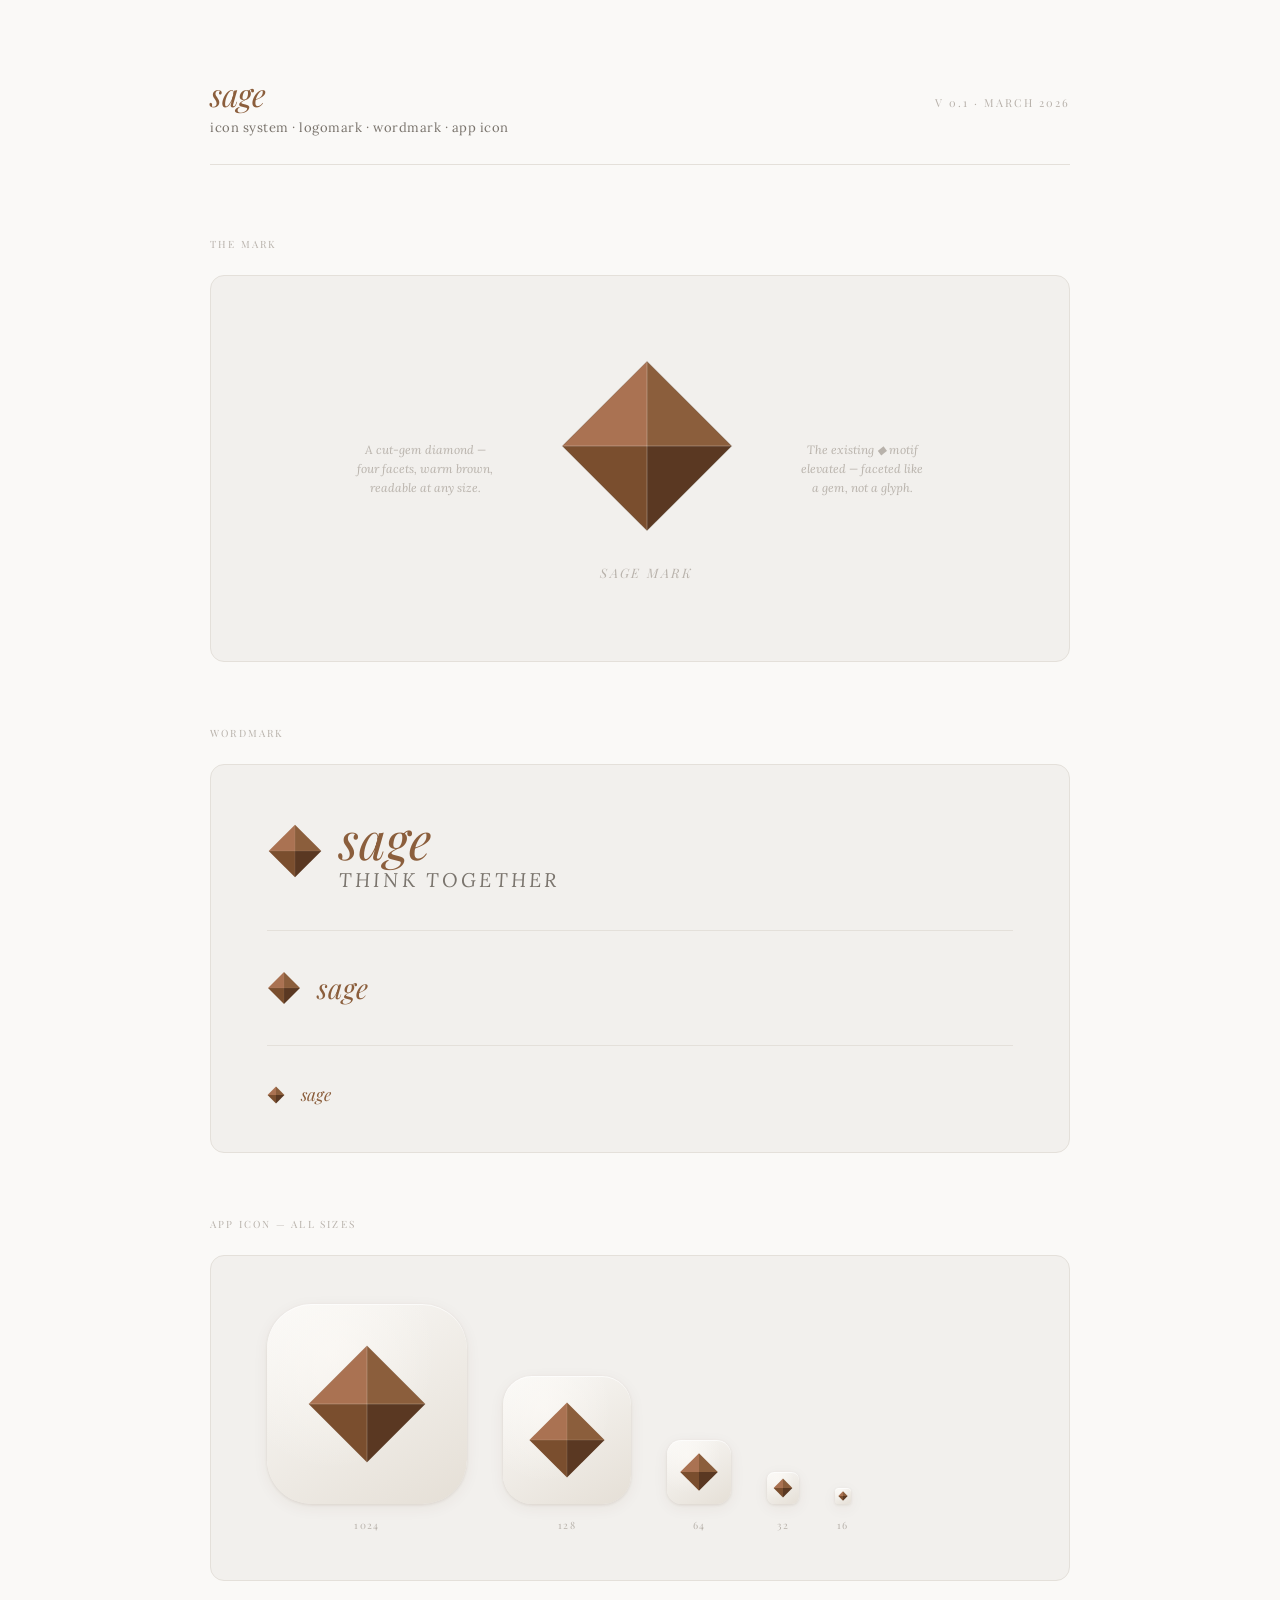
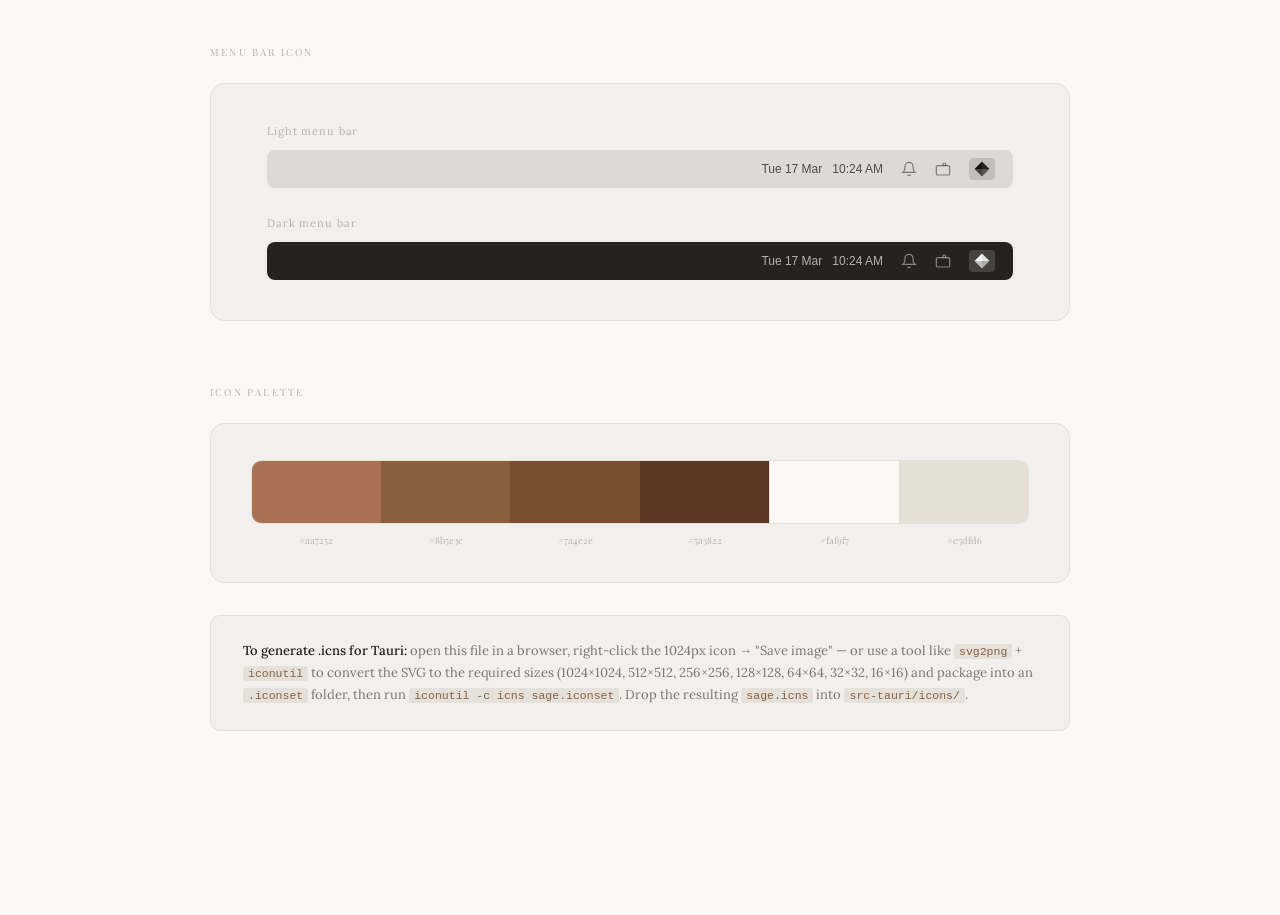
<file: design/icon-system.html>
<!DOCTYPE html>
<html lang="en">
<head>
  <meta charset="UTF-8">
  <meta name="viewport" content="width=device-width, initial-scale=1.0">
  <title>sage — icon system</title>
  <link href="https://fonts.googleapis.com/css2?family=Playfair+Display:ital,wght@0,400;0,600;1,400;1,600&family=Lora:ital,wght@0,400;0,500;1,400&display=swap" rel="stylesheet">
  <style>
    *, *::before, *::after { box-sizing: border-box; margin: 0; padding: 0; }

    :root {
      --bg: #faf9f7;
      --surface: #f2f0ed;
      --border: #e4e0da;
      --border-dark: #ccc8c1;
      --text: #1c1a18;
      --text-muted: #7a746d;
      --text-faint: #b8b2ab;
      --accent: #8b5e3c;
      --display: 'Playfair Display', Georgia, serif;
      --serif: 'Lora', Georgia, serif;
    }

    body {
      background: var(--bg);
      color: var(--text);
      font-family: var(--serif);
      min-height: 100vh;
      padding: 72px 48px 120px;
    }

    /* ── Page header ── */
    .page-header {
      max-width: 860px;
      margin: 0 auto 72px;
      display: flex;
      align-items: baseline;
      justify-content: space-between;
      padding-bottom: 28px;
      border-bottom: 1px solid var(--border);
    }

    .page-header-left h1 {
      font-family: var(--display);
      font-style: italic;
      font-weight: 400;
      font-size: 32px;
      color: var(--accent);
      letter-spacing: -0.01em;
    }

    .page-header-left p {
      margin-top: 4px;
      font-size: 13px;
      color: var(--text-muted);
      letter-spacing: 0.04em;
    }

    .page-header-right {
      font-family: var(--display);
      font-size: 11px;
      letter-spacing: 0.18em;
      text-transform: uppercase;
      color: var(--text-faint);
    }

    /* ── Section ── */
    section {
      max-width: 860px;
      margin: 0 auto 64px;
    }

    .section-label {
      font-family: var(--display);
      font-size: 10px;
      letter-spacing: 0.22em;
      text-transform: uppercase;
      color: var(--text-faint);
      margin-bottom: 24px;
    }

    /* ── Card ── */
    .card {
      background: var(--surface);
      border: 1px solid var(--border);
      border-radius: 14px;
      overflow: hidden;
    }

    /* ── Mark showcase ── */
    .mark-showcase {
      display: flex;
      align-items: center;
      justify-content: center;
      padding: 80px 60px;
      gap: 64px;
    }

    .mark-center {
      display: flex;
      flex-direction: column;
      align-items: center;
      gap: 24px;
    }

    .mark-name {
      font-family: var(--display);
      font-style: italic;
      font-size: 13px;
      letter-spacing: 0.18em;
      text-transform: uppercase;
      color: var(--text-faint);
    }

    .mark-annotation {
      font-size: 12px;
      color: var(--text-faint);
      font-style: italic;
      text-align: center;
      max-width: 180px;
      line-height: 1.6;
    }

    /* ── Wordmark ── */
    .wordmark-section {
      padding: 48px 56px;
      display: flex;
      flex-direction: column;
      gap: 40px;
    }

    .wm-row {
      display: flex;
      align-items: center;
      gap: 16px;
    }

    .wm-text {
      font-family: var(--display);
      color: var(--accent);
      line-height: 1;
    }

    .wm-tagline {
      display: block;
      font-family: var(--serif);
      font-size: 0.38em;
      letter-spacing: 0.16em;
      text-transform: uppercase;
      color: var(--text-muted);
      margin-top: 5px;
    }

    .wm-divider {
      height: 1px;
      background: var(--border);
    }

    /* ── App icon sizes ── */
    .sizes-row {
      padding: 48px 56px;
      display: flex;
      align-items: flex-end;
      gap: 36px;
      flex-wrap: wrap;
    }

    .size-item {
      display: flex;
      flex-direction: column;
      align-items: center;
      gap: 14px;
    }

    .size-label {
      font-family: var(--display);
      font-size: 10px;
      letter-spacing: 0.14em;
      color: var(--text-faint);
      text-transform: uppercase;
    }

    .app-icon {
      border-radius: 22.37%;
      overflow: hidden;
      flex-shrink: 0;
      display: flex;
      align-items: center;
      justify-content: center;
      background:
        radial-gradient(ellipse at 32% 24%, rgba(255,252,248,0.55) 0%, transparent 55%),
        linear-gradient(148deg, #faf9f7 0%, #e5dfd6 100%);
      box-shadow:
        0 1px 3px rgba(80,50,20,0.10),
        0 4px 16px rgba(80,50,20,0.06),
        inset 0 1px 0 rgba(255,255,255,0.7);
    }

    /* ── Menu bar ── */
    .menubar-section {
      padding: 40px 56px;
      display: flex;
      flex-direction: column;
      gap: 20px;
    }

    .menubar-label {
      font-size: 11px;
      color: var(--text-faint);
      letter-spacing: 0.08em;
      margin-bottom: -8px;
    }

    .fake-menubar {
      display: flex;
      align-items: center;
      justify-content: flex-end;
      gap: 18px;
      padding: 0 18px;
      height: 38px;
      border-radius: 8px;
    }

    .fake-menubar.light { background: #ddd9d4; }
    .fake-menubar.dark  { background: #252320; }

    .mb-clock {
      font-family: -apple-system, sans-serif;
      font-size: 12px;
    }
    .fake-menubar.light .mb-clock { color: rgba(0,0,0,0.65); }
    .fake-menubar.dark  .mb-clock { color: rgba(255,255,255,0.65); }

    .mb-icon-wrap {
      display: flex;
      align-items: center;
      justify-content: center;
      padding: 3px 5px;
      border-radius: 4px;
    }
    .fake-menubar.light .mb-icon-wrap.active { background: rgba(0,0,0,0.12); }
    .fake-menubar.dark  .mb-icon-wrap.active { background: rgba(255,255,255,0.15); }

    /* ── Palette ── */
    .palette-row {
      display: flex;
      border-radius: 10px;
      overflow: hidden;
      height: 64px;
    }

    .swatch {
      flex: 1;
      position: relative;
    }

    .swatch-label {
      position: absolute;
      bottom: 8px;
      left: 50%;
      transform: translateX(-50%);
      font-family: var(--display);
      font-size: 9px;
      letter-spacing: 0.06em;
      white-space: nowrap;
    }

    /* ── Export note ── */
    .export-note {
      margin-top: 32px;
      padding: 24px 32px;
      background: var(--surface);
      border: 1px solid var(--border);
      border-radius: 10px;
      font-size: 13px;
      color: var(--text-muted);
      line-height: 1.7;
    }

    .export-note strong {
      color: var(--text);
      font-weight: 500;
    }

    .export-note code {
      font-family: 'JetBrains Mono', 'Menlo', monospace;
      font-size: 11.5px;
      background: var(--border);
      padding: 1px 5px;
      border-radius: 3px;
      color: var(--accent);
    }

    /* Animation */
    @keyframes breathe {
      0%, 100% { transform: scale(1); filter: drop-shadow(0 8px 24px rgba(139,94,60,0.18)); }
      50%       { transform: scale(1.025); filter: drop-shadow(0 12px 32px rgba(139,94,60,0.28)); }
    }

    .breathing {
      animation: breathe 4s ease-in-out infinite;
    }
  </style>
</head>
<body>

  <header class="page-header">
    <div class="page-header-left">
      <h1>sage</h1>
      <p>icon system · logomark · wordmark · app icon</p>
    </div>
    <div class="page-header-right">v 0.1 · march 2026</div>
  </header>

  <!-- ── 1. The Mark ───────────────────────────────────────────── -->
  <section>
    <div class="section-label">The Mark</div>
    <div class="card">
      <div class="mark-showcase">

        <div class="mark-annotation">
          A cut-gem diamond —<br>
          four facets, warm brown,<br>
          readable at any size.
        </div>

        <div class="mark-center">
          <div class="breathing">
            <svg width="180" height="180" viewBox="0 0 100 100" xmlns="http://www.w3.org/2000/svg">
              <!-- 4-facet gem: each quadrant a distinct tone -->
              <path d="M 50,3  L 3,50  L 50,50 Z" fill="#aa7252"/><!-- top-left: highlight -->
              <path d="M 50,3  L 97,50 L 50,50 Z" fill="#8b5e3c"/><!-- top-right: main -->
              <path d="M 97,50 L 50,97 L 50,50 Z" fill="#5a3822"/><!-- bottom-right: shadow -->
              <path d="M 50,97 L 3,50  L 50,50 Z" fill="#7a4e2e"/><!-- bottom-left: mid -->
              <!-- Facet lines (very subtle) -->
              <line x1="50" y1="3"  x2="50" y2="97" stroke="#faf9f7" stroke-width="0.55" stroke-opacity="0.28"/>
              <line x1="3"  y1="50" x2="97" y2="50" stroke="#faf9f7" stroke-width="0.55" stroke-opacity="0.28"/>
              <!-- Outer edge — tiny bit of depth -->
              <path d="M 50,3 L 97,50 L 50,97 L 3,50 Z" fill="none" stroke="#3b2110" stroke-width="0.6" stroke-opacity="0.18"/>
            </svg>
          </div>
          <span class="mark-name">sage mark</span>
        </div>

        <div class="mark-annotation">
          The existing ◆ motif<br>
          elevated — faceted like<br>
          a gem, not a glyph.
        </div>

      </div>
    </div>
  </section>

  <!-- ── 2. Wordmark ───────────────────────────────────────────── -->
  <section>
    <div class="section-label">Wordmark</div>
    <div class="card">
      <div class="wordmark-section">

        <!-- Large -->
        <div class="wm-row">
          <svg width="56" height="56" viewBox="0 0 100 100">
            <path d="M 50,3 L 3,50 L 50,50 Z"  fill="#aa7252"/>
            <path d="M 50,3 L 97,50 L 50,50 Z"  fill="#8b5e3c"/>
            <path d="M 97,50 L 50,97 L 50,50 Z" fill="#5a3822"/>
            <path d="M 50,97 L 3,50 L 50,50 Z"  fill="#7a4e2e"/>
            <line x1="50" y1="3" x2="50" y2="97" stroke="#faf9f7" stroke-width="0.6" stroke-opacity="0.25"/>
            <line x1="3" y1="50" x2="97" y2="50" stroke="#faf9f7" stroke-width="0.6" stroke-opacity="0.25"/>
          </svg>
          <div class="wm-text" style="font-size:52px; font-style:italic; font-weight:400;">
            sage
            <span class="wm-tagline">think together</span>
          </div>
        </div>

        <div class="wm-divider"></div>

        <!-- Medium -->
        <div class="wm-row">
          <svg width="34" height="34" viewBox="0 0 100 100">
            <path d="M 50,3 L 3,50 L 50,50 Z"  fill="#aa7252"/>
            <path d="M 50,3 L 97,50 L 50,50 Z"  fill="#8b5e3c"/>
            <path d="M 97,50 L 50,97 L 50,50 Z" fill="#5a3822"/>
            <path d="M 50,97 L 3,50 L 50,50 Z"  fill="#7a4e2e"/>
            <line x1="50" y1="3" x2="50" y2="97" stroke="#faf9f7" stroke-width="0.6" stroke-opacity="0.25"/>
            <line x1="3" y1="50" x2="97" y2="50" stroke="#faf9f7" stroke-width="0.6" stroke-opacity="0.25"/>
          </svg>
          <div class="wm-text" style="font-size:28px; font-style:italic; font-weight:400;">sage</div>
        </div>

        <div class="wm-divider"></div>

        <!-- Small -->
        <div class="wm-row">
          <svg width="18" height="18" viewBox="0 0 100 100">
            <path d="M 50,3 L 3,50 L 50,50 Z"  fill="#aa7252"/>
            <path d="M 50,3 L 97,50 L 50,50 Z"  fill="#8b5e3c"/>
            <path d="M 97,50 L 50,97 L 50,50 Z" fill="#5a3822"/>
            <path d="M 50,97 L 3,50 L 50,50 Z"  fill="#7a4e2e"/>
          </svg>
          <div class="wm-text" style="font-size:17px; font-style:italic; font-weight:400;">sage</div>
        </div>

      </div>
    </div>
  </section>

  <!-- ── 3. App Icon Sizes ─────────────────────────────────────── -->
  <section>
    <div class="section-label">App Icon — All Sizes</div>
    <div class="card">
      <div class="sizes-row">

        <!-- 1024 shown at 200px -->
        <div class="size-item">
          <div class="app-icon" style="width:200px;height:200px;">
            <svg width="124" height="124" viewBox="0 0 100 100">
              <path d="M 50,3 L 3,50 L 50,50 Z"  fill="#aa7252"/>
              <path d="M 50,3 L 97,50 L 50,50 Z"  fill="#8b5e3c"/>
              <path d="M 97,50 L 50,97 L 50,50 Z" fill="#5a3822"/>
              <path d="M 50,97 L 3,50 L 50,50 Z"  fill="#7a4e2e"/>
              <line x1="50" y1="3"  x2="50" y2="97" stroke="#faf9f7" stroke-width="0.6" stroke-opacity="0.3"/>
              <line x1="3"  y1="50" x2="97" y2="50" stroke="#faf9f7" stroke-width="0.6" stroke-opacity="0.3"/>
              <path d="M 50,3 L 97,50 L 50,97 L 3,50 Z" fill="none" stroke="#2e1a09" stroke-width="0.6" stroke-opacity="0.12"/>
            </svg>
          </div>
          <span class="size-label">1024</span>
        </div>

        <!-- 128 -->
        <div class="size-item">
          <div class="app-icon" style="width:128px;height:128px;">
            <svg width="80" height="80" viewBox="0 0 100 100">
              <path d="M 50,3 L 3,50 L 50,50 Z"  fill="#aa7252"/>
              <path d="M 50,3 L 97,50 L 50,50 Z"  fill="#8b5e3c"/>
              <path d="M 97,50 L 50,97 L 50,50 Z" fill="#5a3822"/>
              <path d="M 50,97 L 3,50 L 50,50 Z"  fill="#7a4e2e"/>
              <line x1="50" y1="3"  x2="50" y2="97" stroke="#faf9f7" stroke-width="0.6" stroke-opacity="0.25"/>
              <line x1="3"  y1="50" x2="97" y2="50" stroke="#faf9f7" stroke-width="0.6" stroke-opacity="0.25"/>
            </svg>
          </div>
          <span class="size-label">128</span>
        </div>

        <!-- 64 -->
        <div class="size-item">
          <div class="app-icon" style="width:64px;height:64px;">
            <svg width="40" height="40" viewBox="0 0 100 100">
              <path d="M 50,3 L 3,50 L 50,50 Z"  fill="#aa7252"/>
              <path d="M 50,3 L 97,50 L 50,50 Z"  fill="#8b5e3c"/>
              <path d="M 97,50 L 50,97 L 50,50 Z" fill="#5a3822"/>
              <path d="M 50,97 L 3,50 L 50,50 Z"  fill="#7a4e2e"/>
            </svg>
          </div>
          <span class="size-label">64</span>
        </div>

        <!-- 32 -->
        <div class="size-item">
          <div class="app-icon" style="width:32px;height:32px;">
            <svg width="20" height="20" viewBox="0 0 100 100">
              <path d="M 50,3 L 3,50 L 50,50 Z"  fill="#aa7252"/>
              <path d="M 50,3 L 97,50 L 50,50 Z"  fill="#8b5e3c"/>
              <path d="M 97,50 L 50,97 L 50,50 Z" fill="#5a3822"/>
              <path d="M 50,97 L 3,50 L 50,50 Z"  fill="#7a4e2e"/>
            </svg>
          </div>
          <span class="size-label">32</span>
        </div>

        <!-- 16 -->
        <div class="size-item">
          <div class="app-icon" style="width:16px;height:16px;">
            <svg width="10" height="10" viewBox="0 0 100 100">
              <path d="M 50,3 L 3,50 L 50,50 Z"  fill="#aa7252"/>
              <path d="M 50,3 L 97,50 L 50,50 Z"  fill="#8b5e3c"/>
              <path d="M 97,50 L 50,97 L 50,50 Z" fill="#5a3822"/>
              <path d="M 50,97 L 3,50 L 50,50 Z"  fill="#7a4e2e"/>
            </svg>
          </div>
          <span class="size-label">16</span>
        </div>

      </div>
    </div>
  </section>

  <!-- ── 4. Menu Bar ───────────────────────────────────────────── -->
  <section>
    <div class="section-label">Menu Bar Icon</div>
    <div class="card">
      <div class="menubar-section">

        <span class="menubar-label">Light menu bar</span>
        <div class="fake-menubar light">
          <span class="mb-clock">Tue 17 Mar &nbsp; 10:24 AM</span>

          <!-- Dummy icons -->
          <svg width="16" height="16" viewBox="0 0 24 24" fill="none" stroke="rgba(0,0,0,0.45)" stroke-width="1.8" stroke-linecap="round"><path d="M18 8a6 6 0 0 0-12 0c0 7-3 9-3 9h18s-3-2-3-9"/><path d="M13.73 21a2 2 0 0 1-3.46 0"/></svg>
          <svg width="16" height="16" viewBox="0 0 24 24" fill="none" stroke="rgba(0,0,0,0.45)" stroke-width="1.8" stroke-linecap="round"><rect x="2" y="7" width="20" height="14" rx="2"/><path d="M16 7V5a2 2 0 0 0-4 0v2"/></svg>

          <!-- Sage (active, black template) -->
          <div class="mb-icon-wrap active">
            <svg width="16" height="16" viewBox="0 0 100 100">
              <path d="M 50,3 L 3,50 L 50,50 Z"  fill="#000" opacity="0.9"/>
              <path d="M 50,3 L 97,50 L 50,50 Z"  fill="#000" opacity="0.8"/>
              <path d="M 97,50 L 50,97 L 50,50 Z" fill="#000" opacity="0.55"/>
              <path d="M 50,97 L 3,50 L 50,50 Z"  fill="#000" opacity="0.65"/>
            </svg>
          </div>
        </div>

        <span class="menubar-label" style="margin-top:8px;">Dark menu bar</span>
        <div class="fake-menubar dark">
          <span class="mb-clock">Tue 17 Mar &nbsp; 10:24 AM</span>

          <svg width="16" height="16" viewBox="0 0 24 24" fill="none" stroke="rgba(255,255,255,0.45)" stroke-width="1.8" stroke-linecap="round"><path d="M18 8a6 6 0 0 0-12 0c0 7-3 9-3 9h18s-3-2-3-9"/><path d="M13.73 21a2 2 0 0 1-3.46 0"/></svg>
          <svg width="16" height="16" viewBox="0 0 24 24" fill="none" stroke="rgba(255,255,255,0.45)" stroke-width="1.8" stroke-linecap="round"><rect x="2" y="7" width="20" height="14" rx="2"/><path d="M16 7V5a2 2 0 0 0-4 0v2"/></svg>

          <!-- Sage (active, white template) -->
          <div class="mb-icon-wrap active">
            <svg width="16" height="16" viewBox="0 0 100 100">
              <path d="M 50,3 L 3,50 L 50,50 Z"  fill="#fff" opacity="0.95"/>
              <path d="M 50,3 L 97,50 L 50,50 Z"  fill="#fff" opacity="0.85"/>
              <path d="M 97,50 L 50,97 L 50,50 Z" fill="#fff" opacity="0.55"/>
              <path d="M 50,97 L 3,50 L 50,50 Z"  fill="#fff" opacity="0.68"/>
            </svg>
          </div>
        </div>

      </div>
    </div>
  </section>

  <!-- ── 5. Palette ───────────────────────────────────────────── -->
  <section>
    <div class="section-label">Icon Palette</div>
    <div class="card" style="padding: 36px 40px;">
      <div class="palette-row" style="border: 1px solid var(--border); border-radius:10px; overflow:hidden;">
        <div class="swatch" style="background:#aa7252; height:64px;"></div>
        <div class="swatch" style="background:#8b5e3c; height:64px;"></div>
        <div class="swatch" style="background:#7a4e2e; height:64px;"></div>
        <div class="swatch" style="background:#5a3822; height:64px;"></div>
        <div class="swatch" style="background:#faf9f7; height:64px; border-left: 1px solid var(--border);"></div>
        <div class="swatch" style="background:#e5dfd6; height:64px;"></div>
      </div>
      <div style="display:flex; gap:0; margin-top:10px;">
        <div style="flex:1; font-family:var(--display); font-size:9.5px; color:var(--text-faint); text-align:center;">#aa7252</div>
        <div style="flex:1; font-family:var(--display); font-size:9.5px; color:var(--text-faint); text-align:center;">#8b5e3c</div>
        <div style="flex:1; font-family:var(--display); font-size:9.5px; color:var(--text-faint); text-align:center;">#7a4e2e</div>
        <div style="flex:1; font-family:var(--display); font-size:9.5px; color:var(--text-faint); text-align:center;">#5a3822</div>
        <div style="flex:1; font-family:var(--display); font-size:9.5px; color:var(--text-faint); text-align:center;">#faf9f7</div>
        <div style="flex:1; font-family:var(--display); font-size:9.5px; color:var(--text-faint); text-align:center;">#e5dfd6</div>
      </div>
    </div>

    <!-- Export instructions -->
    <div class="export-note">
      <strong>To generate .icns for Tauri:</strong> open this file in a browser, right-click the 1024px icon → "Save image" — or use a tool like
      <code>svg2png</code> + <code>iconutil</code> to convert the SVG to the required sizes
      (1024×1024, 512×512, 256×256, 128×128, 64×64, 32×32, 16×16) and package into an
      <code>.iconset</code> folder, then run <code>iconutil -c icns sage.iconset</code>.
      Drop the resulting <code>sage.icns</code> into <code>src-tauri/icons/</code>.
    </div>

  </section>

</body>
</html>
</file>
